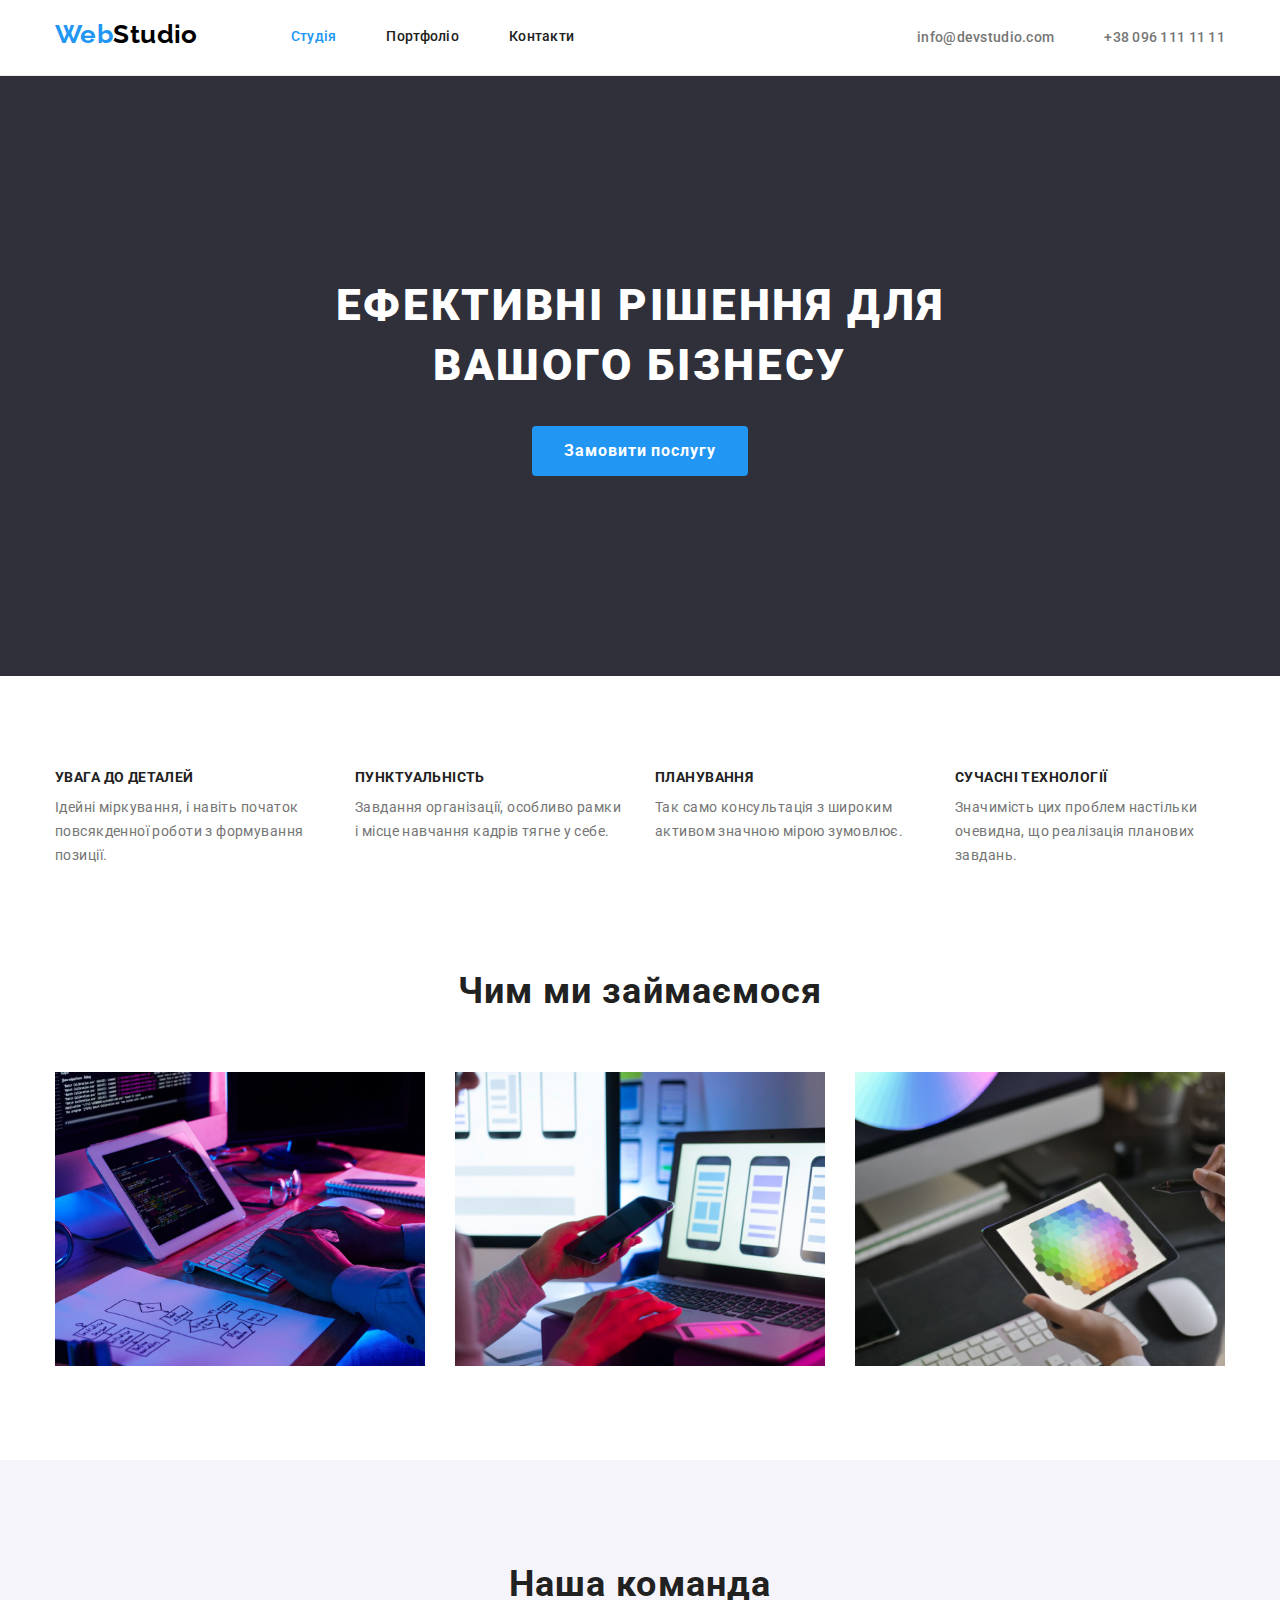
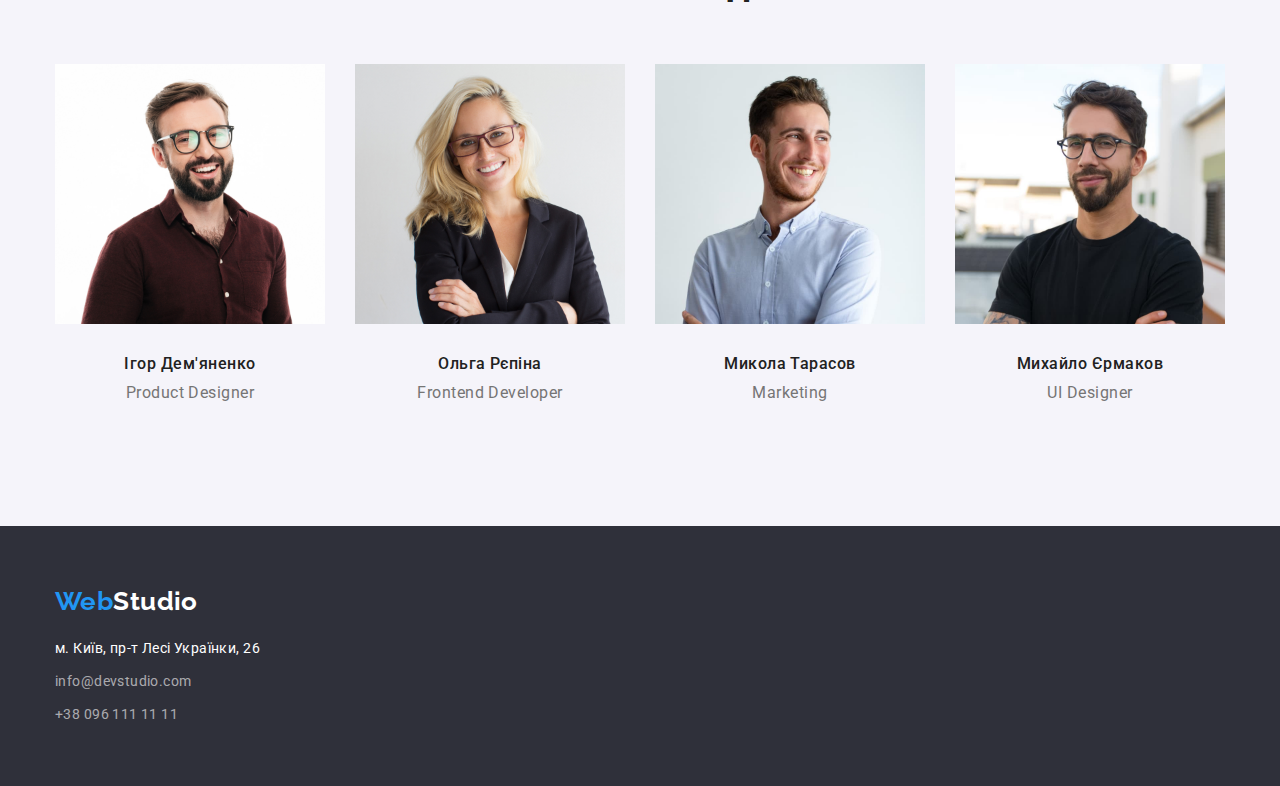
<file: index.html>
<!DOCTYPE html>
<html lang="uk">
  <head>
    <meta charset="UTF-8" />
    <meta http-equiv="X-UA-Compatible" content="IE=edge" />
    <meta name="viewport" content="width=device-width, initial-scale=1.0" />
    <link rel="preconnect" href="https://fonts.googleapis.com" />
    <link rel="preconnect" href="https://fonts.gstatic.com" crossorigin />
    <link
      href="https://fonts.googleapis.com/css2?family=Raleway:wght@700&family=Roboto:wght@400;500;700&display=swap"
      rel="stylesheet"
    />
    <title>WebStudio</title>
    <link
      rel="stylesheet"
      href="https://cdnjs.cloudflare.com/ajax/libs/modern-normalize/1.0.0/modern-normalize.min.css"
    />
    <link rel="stylesheet" href="./css/styles.css" />
  </head>

  <body>
    <header class="border">
      <div class="container main-nav">
        <nav class="main-nav">
          <a href="/index.html" class="logo" lang="en">
            <span class="web">Web</span><span class="studio">Studio</span></a
          >
          <ul class="site-nav main-nav">
            <li class="item">
              <a href="index.html" class="link current">Студія</a>
            </li>
            <li class="item">
              <a href="portfolio.html" class="link">Портфоліо</a>
            </li>
            <li class="item"><a href="" class="link">Контакти</a></li>
          </ul>
        </nav>
        <ul class="nav-contacts main-nav">
          <li class="item">
            <a href="mailto:info@devstudio.com" class="link"
              >info@devstudio.com</a
            >
          </li>
          <li class="item">
            <a href="tel:+380961111111" class="link">+38 096 111 11 11</a>
          </li>
        </ul>
      </div>
    </header>
    <main>
      <!--Hero section-->
      <section class="hero-section">
        <div class="hero-wrap">
          <h1 class="hero-title">Ефективні рішення для вашого бізнесу</h1>
          <button class="button" type="button">Замовити послугу</button>
        </div>
      </section>
      <!--Benefits section-->
      <section class="section">
        <div class="container">
          <h2 hidden>Наші переваги</h2>
          <ul class="section-benefits">
            <li class="item">
              <h3 class="section-title">Увага до деталей</h3>
              <p class="benefit">
                Ідейні міркування, і навіть початок повсякденної роботи з
                формування позиції.
              </p>
            </li>
            <li class="item">
              <h3 class="section-title">Пунктуальність</h3>
              <p class="benefit">
                Завдання організації, особливо рамки і місце навчання кадрів
                тягне у себе.
              </p>
            </li>
            <li class="item">
              <h3 class="section-title">Планування</h3>
              <p class="benefit">
                Так само консультація з широким активом значною мірою зумовлює.
              </p>
            </li>
            <li class="item">
              <h3 class="section-title">Сучасні технології</h3>
              <p class="benefit">
                Значимість цих проблем настільки очевидна, що реалізація
                планових завдань.
              </p>
            </li>
          </ul>
        </div>
      </section>
      <!--What we can section-->
      <section class="section we-do">
        <div class="container">
          <h2 class="we-can">Чим ми займаємося</h2>
          <ul class="we-can-photo">
            <li><img src="./img/first.jpg" alt="first photo" width="370" /></li>
            <li>
              <img src="./img/second.jpg" alt="second photo" width="370" />
            </li>
            <li><img src="./img/third.jpg" alt="third photo" width="370" /></li>
          </ul>
        </div>
      </section>
      <!--Team section-->
      <section class="section team">
        <div class="container">
          <h2 class="our-team">Наша команда</h2>
          <ul class="team-members">
            <li>
              <img src="./img/team1.jpg" alt="team1 photo" width="270" />
              <h3 class="team-member">Ігор Дем'яненко</h3>
              <p class="about-member">Product Designer</p>
            </li>
            <li>
              <img src="./img/team2.jpg" alt="team2 photo" width="270" />
              <h3 class="team-member">Ольга Рєпіна</h3>
              <p class="about-member">Frontend Developer</p>
            </li>
            <li>
              <img src="./img/team3.jpg" alt="team3 photo" width="270" />
              <h3 class="team-member">Микола Тарасов</h3>
              <p class="about-member">Marketing</p>
            </li>
            <li>
              <img src="./img/team4.jpg" alt="team4 photo" width="270" />
              <h3 class="team-member">Михайло Єрмаков</h3>
              <p class="about-member">UI Designer</p>
            </li>
          </ul>
        </div>
      </section>
    </main>
    <!--Contacts-->
    <footer class="footer">
      <div class="container">
        <a href="/index.html" class="logo-footer" lang="en">
          <span class="web">Web</span
          ><span class="studio-footer">Studio</span></a
        >
        <address>
          <ul>
            <li class="foo-link">
              <a
                href="https://goo.gl/maps/wk6n3xBfWeeEz1HY8"
                target="_blank"
                rel="noopener nofollow noreferrer"
                class="address"
              >
                м. Київ, пр-т Лесі Українки, 26</a
              >
            </li>
            <li class="foo-link">
              <a href="mailto:info@devstudio.com" class="footer-link"
                >info@devstudio.com</a
              >
            </li>
            <li class="foo-link">
              <a href="tel:+380961111111" class="footer-link"
                >+38 096 111 11 11</a
              >
            </li>
          </ul>
        </address>
      </div>
    </footer>
  </body>
</html>
</file>
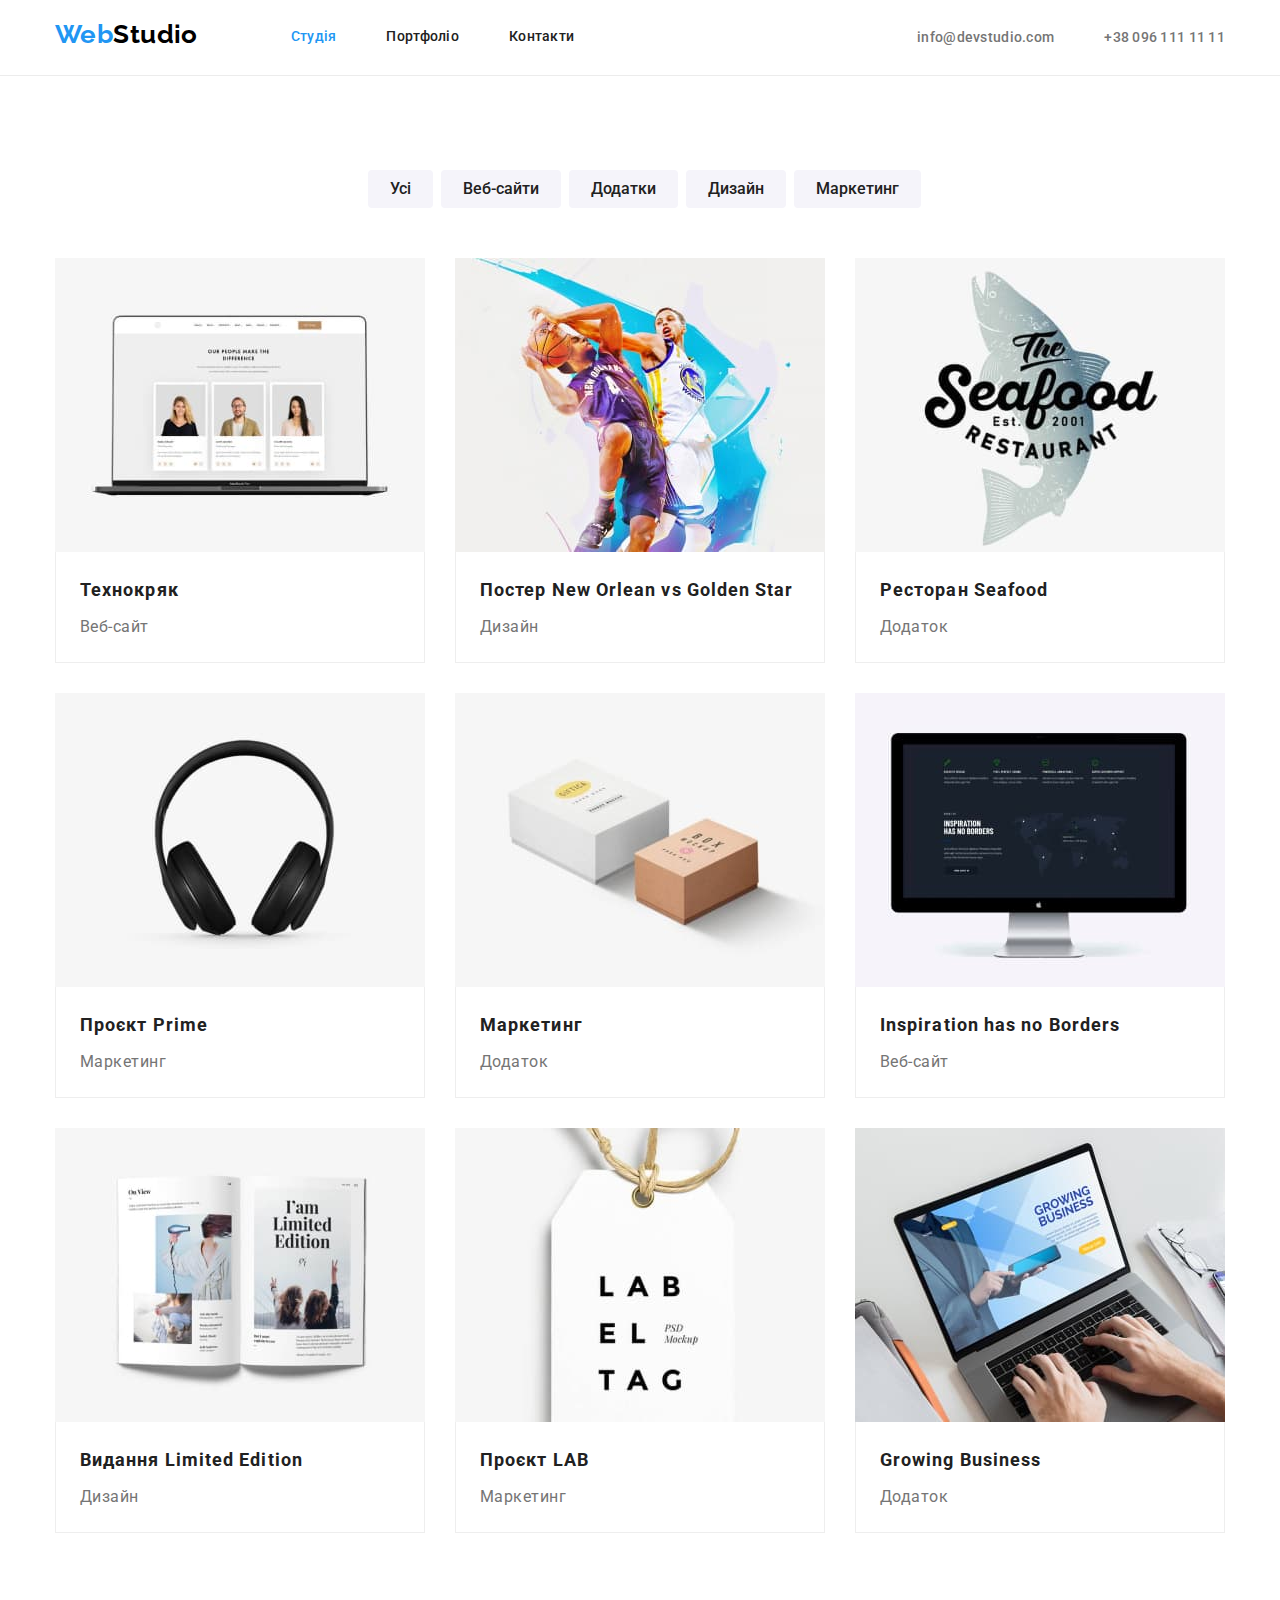
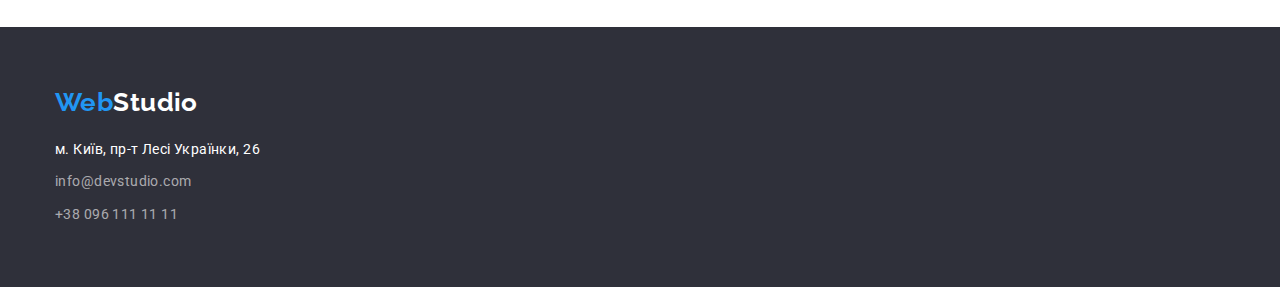
<file: portfolio.html>
<!DOCTYPE html>
<html lang="uk">
  <head>
    <meta charset="UTF-8" />
    <meta http-equiv="X-UA-Compatible" content="IE=edge" />
    <meta name="viewport" content="width=device-width, initial-scale=1.0" />
    <link rel="preconnect" href="https://fonts.googleapis.com">
    <link rel="preconnect" href="https://fonts.gstatic.com" crossorigin>
    <link href="https://fonts.googleapis.com/css2?family=Raleway:wght@700&family=Roboto:wght@400;500;700&display=swap"
        rel="stylesheet">
    <title>Portfolio</title>
    <link rel="stylesheet" href="https://cdnjs.cloudflare.com/ajax/libs/modern-normalize/1.0.0/modern-normalize.min.css" />
    <link rel="stylesheet" href="./css/styles.css">
    <header class="border">
      <div class="container main-nav">
        <nav class=" main-nav">
          <a href="/index.html" class="logo" lang="en">
            <span class="web">Web</span><span class="studio">Studio</span></a>
          <ul class="site-nav main-nav">
            <li class="item"><a href="index.html" class="link current">Студія</a></li>
            <li class="item"><a href="portfolio.html" class="link">Портфоліо</a></li>
            <li class="item"><a href="" class="link">Контакти</a></li>
          </ul>
        </nav>
        <ul class="nav-contacts main-nav">
          <li class="item">
            <a href="mailto:info@devstudio.com" class="link">info@devstudio.com</a>
          </li>
          <li class="item"><a href="tel:+380961111111" class="link">+38 096 111 11 11</a></li>
        </ul>
      </div>
    </header>
    <!--Portfolio-->
    <main class="section">
      <div class="container">
      <h1 hidden>Наші роботи</h1>
      <ul class=" portfolio-nav">
        <li><button type="button" class="buttons-filter">Усі</button></li>
        <li><button type="button" class="buttons-filter">Веб-сайти</button></li>
        <li><button type="button" class="buttons-filter">Додатки</button></li>
        <li><button type="button" class="buttons-filter">Дизайн</button></li>
        <li><button type="button" class="buttons-filter">Маркетинг</button></li>
      </ul>
      <ul class="flex-container">
        <li class="flex-element">
          <img src="./img/portfolio-1.jpg" alt="portfolio-1" width="370" />
          <div class="example">
          <h2 class="example-title">Технокряк</h2>
          <p class="example-text">Веб-сайт</p>
          </div>
        </li>
        <li class="flex-element">
          <img src="./img/portfolio-2.jpg" alt="portfolio-2" width="370" />
          <div class="example">
          <h2 class="example-title">Постер New Orlean vs Golden Star</h2>
          <p class="example-text">Дизайн</p>
          </div>
        </li>
        <li class="flex-element">
          <img src="./img/portfolio-3.jpg" alt="portfolio-3" width="370" />
          <div class="example">
          <h2 class="example-title">Ресторан Seafood</h2>
          <p class="example-text">Додаток</p>
          </div>
        </li>
        <li class="flex-element">
          <img src="./img/portfolio-4.jpg" alt="portfolio-4" width="370" />
          <div class="example">
          <h2 class="example-title">Проєкт Prime</h2>
          <p class="example-text">Маркетинг</p>
          </div>
        </li>
        <li class="flex-element">
          <img src="./img/portfolio-5.jpg" alt="portfolio-5" width="370" />
          <div class="example">
          <h2 class="example-title">Маркетинг</h2>
          <p class="example-text">Додаток</p>
          </div>
        </li>
        <li class="flex-element">
          <img src="./img/portfolio-6.jpg" alt="portfolio-6" width="370" />
          <div class="example">
          <h2 class="example-title">Inspiration has no Borders</h2>
          <p class="example-text">Веб-сайт</p>
          </div>
        </li>
        <li class="flex-element">
          <img src="./img/portfolio-7.jpg" alt="portfolio-7" width="370" />
          <div class="example">
          <h2 class="example-title">Видання Limited Edition</h2>
          <p class="example-text">Дизайн</p>
          </div>
        </li>
        <li class="flex-element">
          <img src="./img/portfolio-8.jpg" alt="portfolio-8" width="370" />
          <div class="example">
          <h2 class="example-title">Проєкт LAB</h2>
          <p class="example-text">Маркетинг</p>
          </div>
        </li>
        <li class="flex-element">
          <img src="./img/portfolio-9.jpg" alt="portfolio-9" width="370" />
          <div class="example">
          <h2 class="example-title">Growing Business</h2>
          <p class="example-text">Додаток</p>
          </div>
        </li>
      </ul>
      </div>
    </main>
    <!--Contacts-->
    <footer class="footer">
      <div class="container">
        <a href="/index.html" class="logo-footer" lang="en">
          <span class="web">Web</span><span class="studio-footer">Studio</span></a>
        <address>
          <ul>
            <li class="foo-link">
              <a href="https://goo.gl/maps/wk6n3xBfWeeEz1HY8" target="_blank" rel="noopener nofollow noreferrer"
                class="address">
                м. Київ, пр-т Лесі Українки, 26</a>
            </li>
            <li class="foo-link">
              <a href="mailto:info@devstudio.com" class="footer-link">info@devstudio.com</a>
            </li>
            <li class="foo-link">
              <a href="tel:+380961111111" class="footer-link">+38 096 111 11 11</a>
            </li>
          </ul>
        </address>
      </div>
    </footer>
  </body>
</html>
</file>
<file: css/styles.css>
/* основний колір #212121 */

/* другорядний колір #757575*/

/*фон шапки #FFFFFF*/

/* фон #F5F5F5*/

/* другорядний фон #F5F4FA*/

/* акцент #2196F3*/

:root {
  --primary-text-color: #757575;
  --title-text-color: #212121;
  --white-text-color: #ffffff;
  --accent-color: #2196f3;
  --primary-background-color: #ffffff;
  --second-bcg-color: #f5f4fa;
  --secondary-bcg-studio: #2f303a;
  --secondary-text-color: #000000;
}

h1,
h2,
h3,
h4,
h5,
h6,
ul,
p {
  margin: 0;
}

ul {
  padding-left: 0;
}

body {
  background-color: var(--primary-background-color);
  color: var(--primary-text-color);
  font-family: Roboto, sans-serif;
  font-size: 14px;
  letter-spacing: 0.03em;
}
.container {
  width: 1200px;
  margin: 0 auto;
  padding-left: 15px;
  padding-right: 15px;
}

ul {
  list-style: none;
}

a {
  text-decoration: none;
}
.border {
  border-bottom: solid 1px #ececec;
}
.logo {
  display: block;
  font-family: Raleway, sans-serif;
  font-weight: 700;
  font-size: 26px;
  line-height: 1.19;
  text-decoration-line: none;
  padding-top: 19px;
  padding-bottom: 25px;
}
.logo-footer {
  display: block;
  margin-bottom: 20px;
  font-family: Raleway, sans-serif;
  font-weight: 700;
  font-size: 26px;
  line-height: 1.19;
  text-decoration-line: none;
}
.web {
  color: var(--accent-color);
}
.studio {
  color: var(--secondary-text-color);
}
.studio-footer {
  color: var(--primary-background-color);
}

/*site-nav*/
.main-nav {
  display: flex;
  align-items: center;
}

.site-nav .item:not(:last-child) {
  margin-right: 50px;
}
.site-nav {
  margin-left: 93px;
}

.site-nav .link {
  display: block;

  color: var(--title-text-color);
  font-weight: 500;
  line-height: 1.14;
  letter-spacing: 0.02em;
}
.site-nav .link:hover,
.site-nav .link:focus,
.nav-contacts .link:hover,
.nav-contacts .link:focus {
  color: var(--accent-color);
}
.site-nav .link.current {
  color: var(--accent-color);
}

.nav-contacts {
  display: flex;
  margin-left: auto;
}

.nav-contacts .item + .item {
  margin-left: 50px;
}

.nav-contacts .link {
  font-weight: 500;
  line-height: 1.14;
  letter-spacing: 0.02em;
  color: var(--primary-text-color);
}

.hero-section {
  background-color: var(--secondary-bcg-studio);
}
.hero-wrap {
  padding-top: 200px;
  padding-bottom: 200px;
}

.hero-title {
  font-weight: 900;
  font-size: 44px;
  line-height: 1.36;
  width: 696px;
  text-align: center;
  letter-spacing: 0.06em;
  text-transform: uppercase;
  color: var(--primary-background-color);
  margin: 0 auto;
  margin-bottom: 30px;
}
.button {
  display: block;
  margin: 0 auto;
  padding-top: 10px;
  padding-bottom: 10px;
  background-color: var(--accent-color);
  font-family: inherit;
  font-weight: 700;
  font-size: 16px;
  line-height: 1.88;
  width: 216px;
  letter-spacing: 0.06em;
  color: var(--primary-background-color);
  border: var(--accent-color);
  border-radius: 4px;
  cursor: pointer;
}
.section {
  padding-top: 94px;
  padding-bottom: 94px;
}
/*Benefits*/
.section-title {
  margin-bottom: 10px;
  font-weight: 700;
  font-size: 14px;
  line-height: 1.14;
  letter-spacing: 0.03em;
  text-transform: uppercase;
  color: var(--title-text-color);
}
.benefit {
  font-weight: 400;
  line-height: 1.71;
  letter-spacing: 0.03em;
  color: var(--primary-text-color);
}
.section-benefits {
  display: flex;
  gap: 30px;
}

.section-benefits .item {
  width: 270px;
}

/*What we can and team*/
.we-do {
  padding-top: 0px;
}
.we-can,
.our-team {
  margin-bottom: 50px;
  font-weight: 700;
  font-size: 36px;
  text-align: center;
  line-height: 1.67;
  letter-spacing: 0.03em;
  color: var(--title-text-color);
}
.we-can-photo {
  display: flex;
  gap: 30px;
}

img {
  display: block;
  max-width: 100%;
  height: auto;
}

.team-members {
  display: flex;
  gap: 30px;
  
}
.team {
background-color: var(--second-bcg-color);
}
.team-member {
  display: block;
  margin-top: 30px;
  margin-bottom: 10px;
  font-weight: 500;
  font-size: 16px;
  line-height: 1.19;
  letter-spacing: 0.03em;
  text-align: center;
  color: var(--title-text-color);
  background-color: var(--second-bcg-color);
}
.about-member {
  display: block;
  margin-bottom: 30px;
  font-weight: 400;
  font-size: 16px;
  line-height: 1.19;
  letter-spacing: 0.03em;
  text-align: center;
  color: var(--primary-text-color);
}

/*Portfolio buttons*/

.buttons-filter {
  color: var(--title-text-color);
  background: var(--second-bcg-color);
  font-weight: 500;
  font-size: 16px;
  line-height: 1.62;
  border: var(--second-bcg-color);
  border-radius: 4px;
  cursor: pointer;
}
.buttons-filter {
  margin-left: 8px;
  padding-top: 6px;
  padding-bottom: 6px;
  padding-left: 22px;
  padding-right: 22px;
}

.buttons-filter:hover,
.buttons-filter:focus {
  background-color: var(--accent-color);
  color: var(--primary-background-color);
  border: var(--accent-color);
}

.portfolio-nav {
  display: flex;
  margin-bottom: 50px;
  align-items: center;
  justify-content: center;
}

.flex-container {
  display: flex;
  flex-wrap: wrap;
  gap: 30px;
}
.flex-element {
  width: 370px;
}
.example {
  padding-top: 20px;
  padding-left: 24px;
  padding-right: 24px;
  padding-bottom: 20px;
  border-left: solid 1px #eeeeee;
  border-bottom: solid 1px #eeeeee;
  border-right: solid 1px #eeeeee;
}

.example-title {
  margin-bottom: 4px;
  font-weight: 700;
  font-size: 18px;
  line-height: 2;
  letter-spacing: 0.06em;
  color: var(--title-text-color);
}
.example-text {
  font-size: 16px;
  line-height: 1.87;
  letter-spacing: 0.03em;
  color: var(--primary-text-color);
}

.footer {
  background-color: #2f303a;
  padding-top: 60px;
  padding-bottom: 60px;
}

.foo-link {
  margin-bottom: 9px;
}
.foo-link:last-child {
  margin-bottom: 0;
}
.address {
  font-style: normal;
  font-weight: 400;
  line-height: 1.71;
  letter-spacing: 0.03em;
  color: var(--primary-background-color);
}

.footer-link {
  font-style: normal;
  font-weight: 400;
  line-height: 1.71;
  letter-spacing: 0.03em;
  color: rgba(255, 255, 255, 0.6);
  text-decoration: none;
}

.footer-link .link:hover,
.footer-link .link:focus {
  color: var(--primary-bcg-color);
}
</file>
